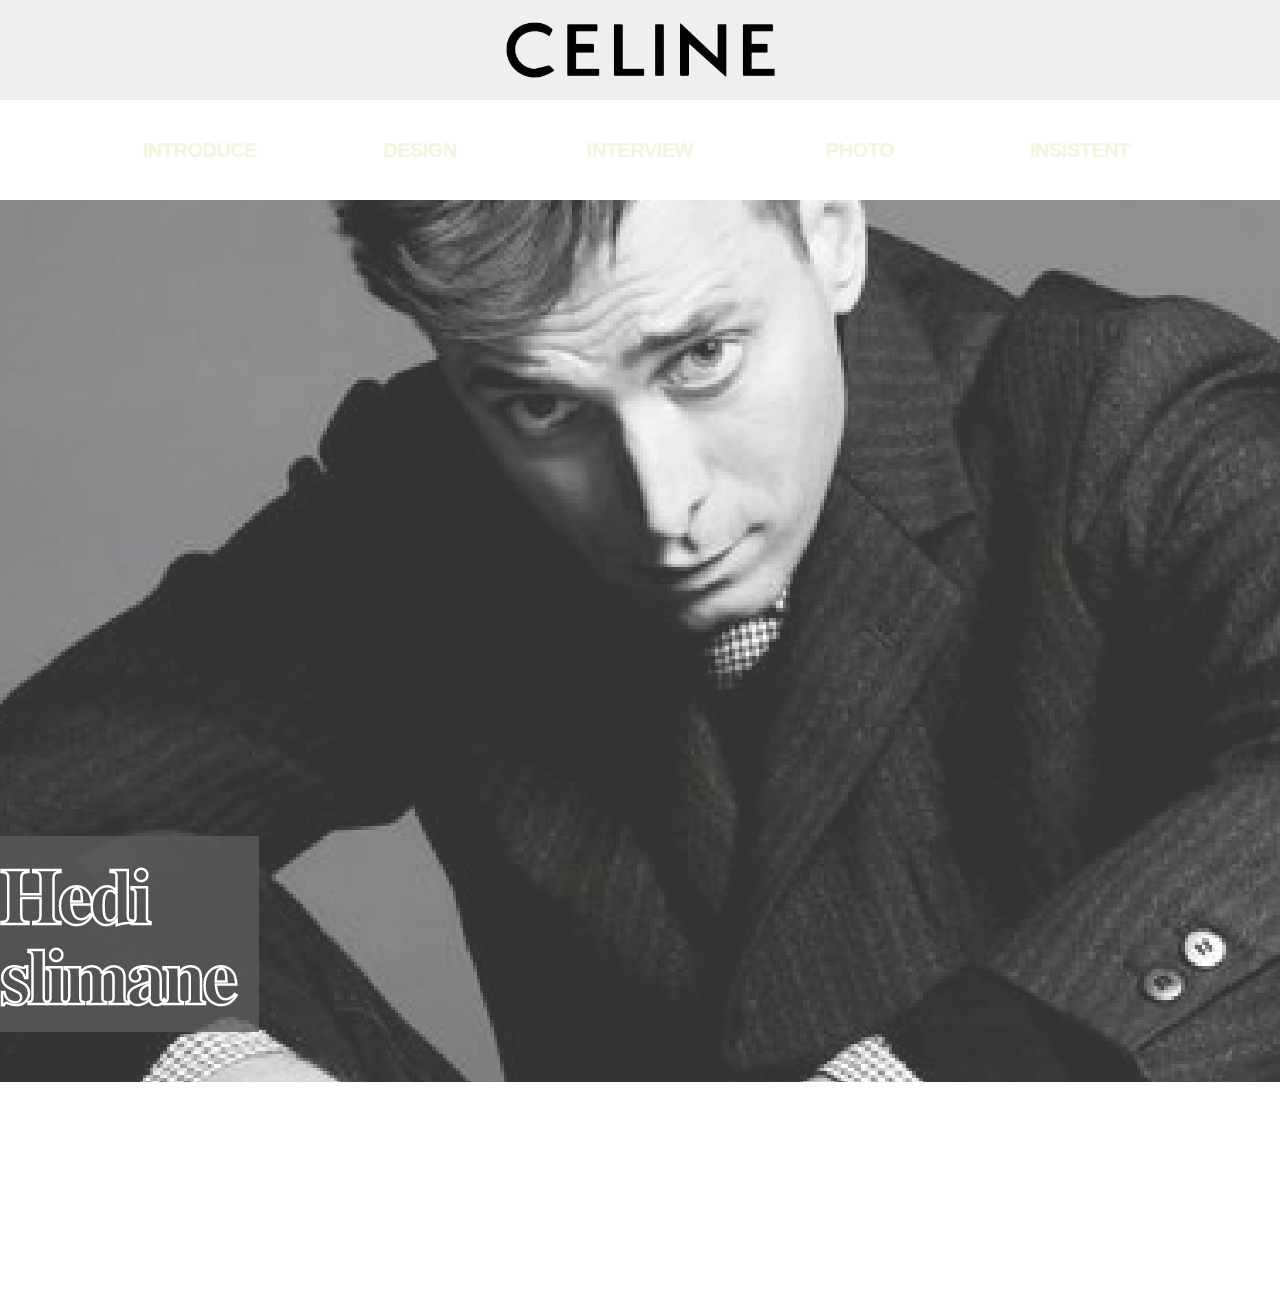
<file: index.html>
<!DOCTYPE html>
<html lang="ko">
<head>
    <meta charset="UTF-8">
    <meta name="viewport" content="width=device-width, initial-scale=1.0">
    <title>Hedi slimane</title>
    <link rel="stylesheet" href="style.css">
    <link href="https://unpkg.com/aos@2.3.1/dist/aos.css" rel="stylesheet">
</head>
<body>
    <header><img src="img/pic0.png" alt=""></header>
    <nav>
        <ul>
            <li><a href="file:///Users/limkangmin/Desktop/%E1%84%80%E1%85%AA%E1%84%8C%E1%85%A6/%E1%84%8B%E1%85%B5%E1%84%8C%E1%85%A9%E1%86%BC%E1%84%86%E1%85%B5%E1%86%AB%20%E1%84%80%E1%85%AD%E1%84%89%E1%85%AE%E1%84%82%E1%85%B5%E1%86%B7/sub1.html">INTRODUCE</a></li>
            <li><a href="file:///Users/limkangmin/Desktop/%E1%84%80%E1%85%AA%E1%84%8C%E1%85%A6/%E1%84%8B%E1%85%B5%E1%84%8C%E1%85%A9%E1%86%BC%E1%84%86%E1%85%B5%E1%86%AB%20%E1%84%80%E1%85%AD%E1%84%89%E1%85%AE%E1%84%82%E1%85%B5%E1%86%B7/sub2.html#">DESIGN</a></li>
            <li><a href="file:///Users/limkangmin/Desktop/%E1%84%80%E1%85%AA%E1%84%8C%E1%85%A6/%E1%84%8B%E1%85%B5%E1%84%8C%E1%85%A9%E1%86%BC%E1%84%86%E1%85%B5%E1%86%AB%20%E1%84%80%E1%85%AD%E1%84%89%E1%85%AE%E1%84%82%E1%85%B5%E1%86%B7/sub3.html">INTERVIEW</a></li>
            <li><a href="file:///Users/limkangmin/Desktop/%E1%84%80%E1%85%AA%E1%84%8C%E1%85%A6/%E1%84%8B%E1%85%B5%E1%84%8C%E1%85%A9%E1%86%BC%E1%84%86%E1%85%B5%E1%86%AB%20%E1%84%80%E1%85%AD%E1%84%89%E1%85%AE%E1%84%82%E1%85%B5%E1%86%B7/sub4.html#">PHOTO</a></li>
            <li><a href="file:///Users/limkangmin/Desktop/%E1%84%80%E1%85%AA%E1%84%8C%E1%85%A6/%E1%84%8B%E1%85%B5%E1%84%8C%E1%85%A9%E1%86%BC%E1%84%86%E1%85%B5%E1%86%AB%20%E1%84%80%E1%85%AD%E1%84%89%E1%85%AE%E1%84%82%E1%85%B5%E1%86%B7/sub5.html">INSISTENT</a></li>
        </ul>
    </nav>
    <section>
        <div>
            <div class="box1">
                <div class="inbox1">
                    <img src="img/pic01.png" alt="">
                </div>
                <div class="inbox2">
                    <img src="img/pic02.png" alt="">
                </div>
            
        </div>
    </section>
    <footer></footer>
</body>
<script src="https://unpkg.com/aos@2.3.1/dist/aos.js"></script>
<script>
    AOS.init();
  </script>
</html>
</file>
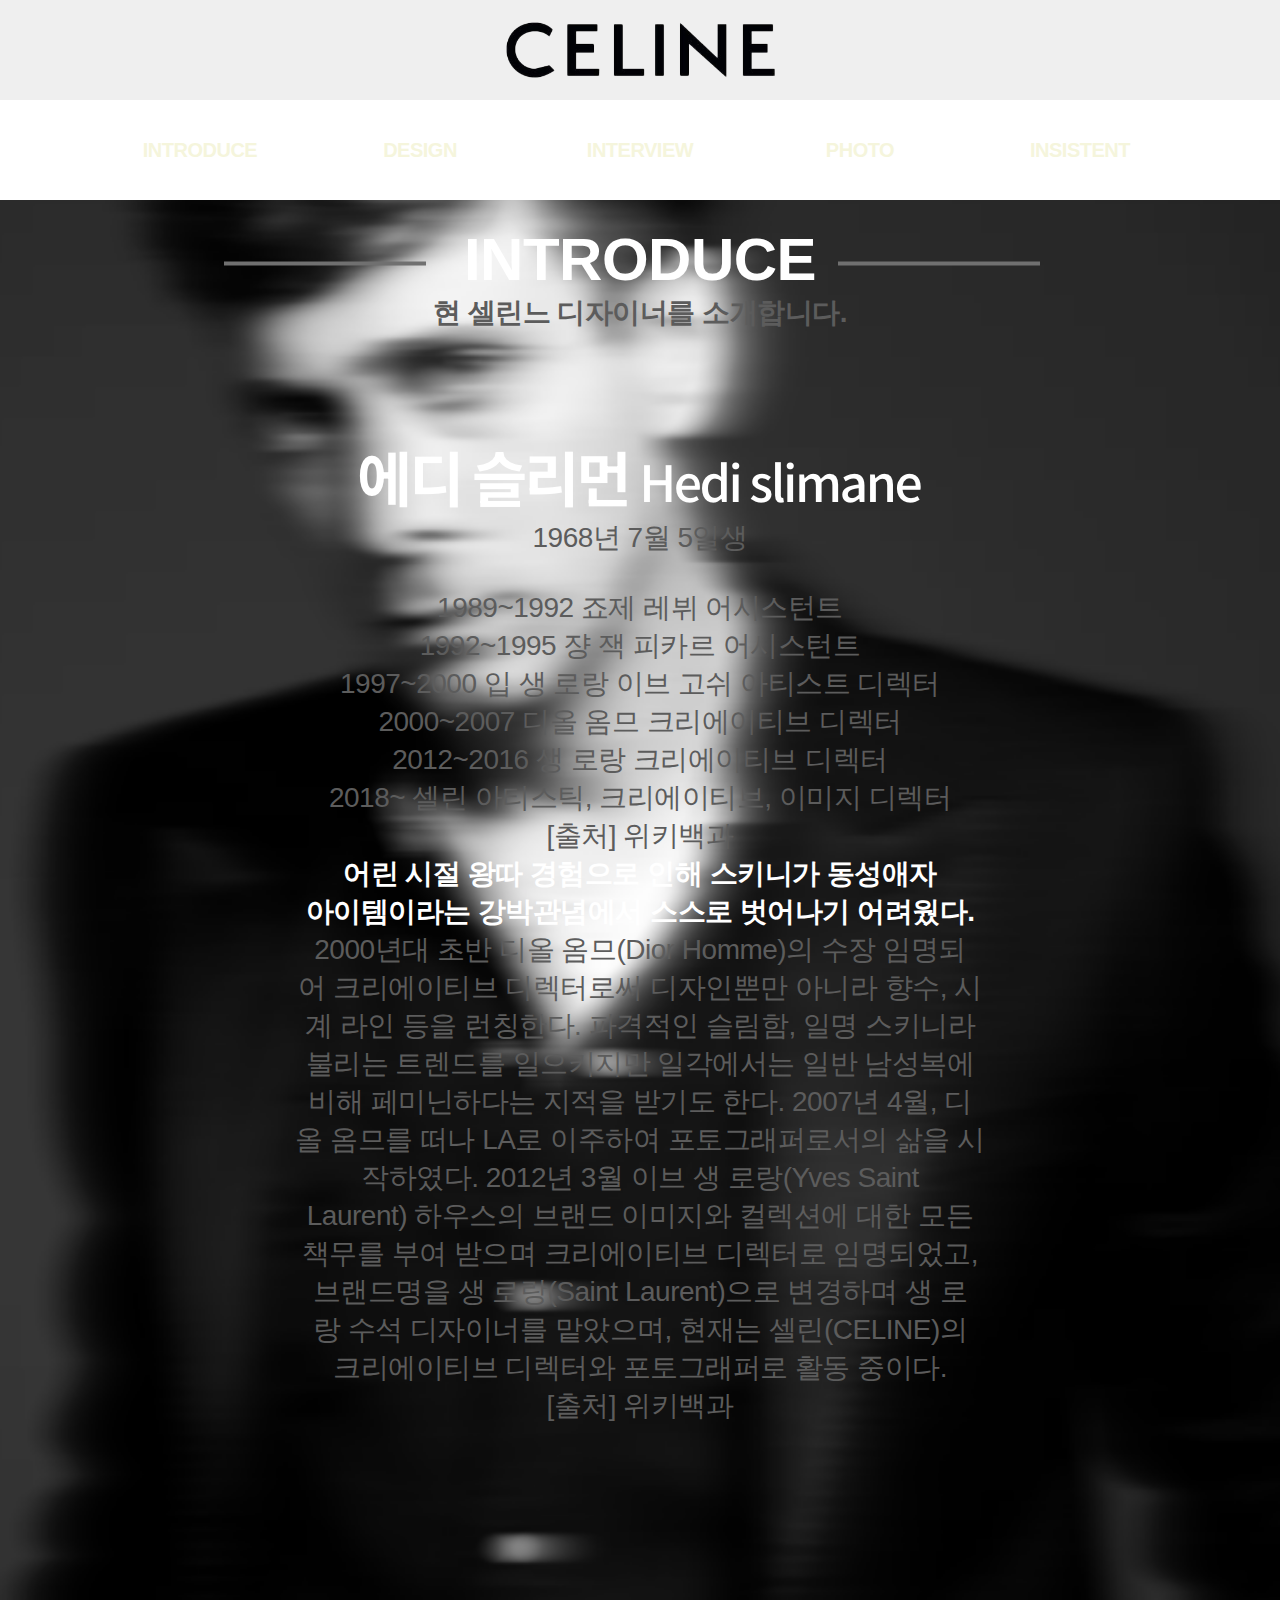
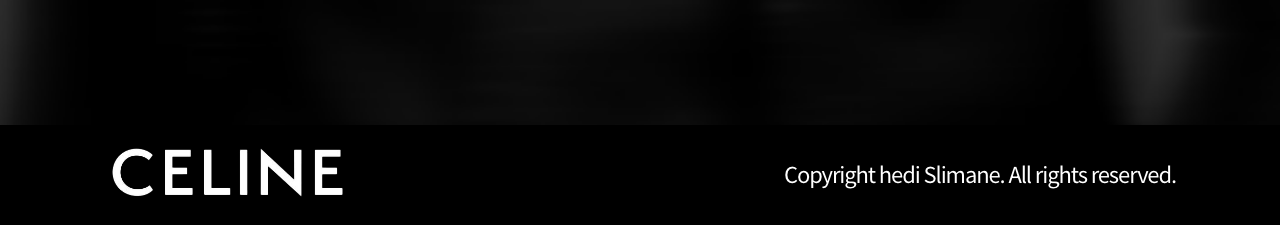
<file: sub1.html>
<!DOCTYPE html>
<html lang="ko">
<head>
    <meta charset="UTF-8">
    <meta name="viewport" content="width=device-width, initial-scale=1.0">
    <title>Hedi slimane sub1</title>
    <link rel="stylesheet" href="sub1.css">
    <link href="https://unpkg.com/aos@2.3.1/dist/aos.css" rel="stylesheet">
</head>
<body>
    <header><img src="img/pic0.png" alt=""></header>
    <nav>
        <ul>
            <li><a href="file:///Users/limkangmin/Desktop/%E1%84%80%E1%85%AA%E1%84%8C%E1%85%A6/%E1%84%8B%E1%85%B5%E1%84%8C%E1%85%A9%E1%86%BC%E1%84%86%E1%85%B5%E1%86%AB%20%E1%84%80%E1%85%AD%E1%84%89%E1%85%AE%E1%84%82%E1%85%B5%E1%86%B7/sub1.html">INTRODUCE</a></li>
            <li><a href="file:///Users/limkangmin/Desktop/%E1%84%80%E1%85%AA%E1%84%8C%E1%85%A6/%E1%84%8B%E1%85%B5%E1%84%8C%E1%85%A9%E1%86%BC%E1%84%86%E1%85%B5%E1%86%AB%20%E1%84%80%E1%85%AD%E1%84%89%E1%85%AE%E1%84%82%E1%85%B5%E1%86%B7/sub2.html#">DESIGN</a></li>
            <li><a href="file:///Users/limkangmin/Desktop/%E1%84%80%E1%85%AA%E1%84%8C%E1%85%A6/%E1%84%8B%E1%85%B5%E1%84%8C%E1%85%A9%E1%86%BC%E1%84%86%E1%85%B5%E1%86%AB%20%E1%84%80%E1%85%AD%E1%84%89%E1%85%AE%E1%84%82%E1%85%B5%E1%86%B7/sub3.html">INTERVIEW</a></li>
            <li><a href="file:///Users/limkangmin/Desktop/%E1%84%80%E1%85%AA%E1%84%8C%E1%85%A6/%E1%84%8B%E1%85%B5%E1%84%8C%E1%85%A9%E1%86%BC%E1%84%86%E1%85%B5%E1%86%AB%20%E1%84%80%E1%85%AD%E1%84%89%E1%85%AE%E1%84%82%E1%85%B5%E1%86%B7/sub4.html#">PHOTO</a></li>
            <li><a href="file:///Users/limkangmin/Desktop/%E1%84%80%E1%85%AA%E1%84%8C%E1%85%A6/%E1%84%8B%E1%85%B5%E1%84%8C%E1%85%A9%E1%86%BC%E1%84%86%E1%85%B5%E1%86%AB%20%E1%84%80%E1%85%AD%E1%84%89%E1%85%AE%E1%84%82%E1%85%B5%E1%86%B7/sub5.html">INSISTENT</a></li>
        </ul>
    </nav>
    <section>
        <div class="box2">
            <div class="inbox3">
                <img src="img/pic03.png" alt="">
            </div>
            <div class="inbox4">
                <p>INTRODUCE</p>
                <div class="inbox5">
                    <p>현 셀린느 디자이너를 소개합니다.</p>
                </div>
                <div class="inbox6">
                    <img src="img/pic04.png" alt="">
                </div>
                <div class="inbox7">
                    <p>
                        1968년 7월 5일생<br>
                        <br>
                        1989~1992 죠제 레뷔 어시스턴트<br>
                        1992~1995 쟝 잭 피카르 어시스턴트<br>
                        1997~2000 입 생 로랑 이브 고쉬 아티스트 디렉터<br>
                        2000~2007 디올 옴므 크리에이티브 디렉터<br>
                        2012~2016 생 로랑 크리에이티브 디렉터<br>
                        2018~ 셀린 아티스틱, 크리에이티브, 이미지 디렉터<br>
                        [출처] 위키백과<br>
                    </p>
                </div>
                <div class="inbox8">
                    <p>
                        어린 시절 왕따 경험으로 인해 스키니가 동성애자<br>
                        아이템이라는 강박관념에서 스스로 벗어나기 어려웠다.<br>
                    </p>
                </div>
                <div class="inbox9">
                    <p>
                        2000년대 초반 디올 옴므(Dior Homme)의 수장 임명되 <br>
                        어 크리에이티브 디렉터로써 디자인뿐만 아니라 향수, 시 <br>
                        계 라인 등을 런칭한다. 파격적인 슬림함, 일명 스키니라 <br>
                        불리는 트렌드를 일으키지만 일각에서는 일반 남성복에 <br>
                        비해 페미닌하다는 지적을 받기도 한다. 2007년 4월, 디 <br>                        
                        올 옴므를 떠나 LA로 이주하여 포토그래퍼로서의 삶을 시<br>
                        작하였다. 2012년 3월 이브 생 로랑(Yves Saint <br>
                        Laurent) 하우스의 브랜드 이미지와 컬렉션에 대한 모든 <br> 
                        책무를 부여 받으며 크리에이티브 디렉터로 임명되었고, <br>
                        브랜드명을 생 로랑(Saint Laurent)으로 변경하며 생 로 <br>
                        랑 수석 디자이너를 맡았으며, 현재는 셀린(CELINE)의 <br>
                        크리에이티브 디렉터와 포토그래퍼로 활동 중이다. <br>
                        [출처] 위키백과
            </div>
            <div class="inbox10">
                <img src="img/pic05.png" alt="">
            </div>
    
    </div>
    </section>
</body>
<script src="https://unpkg.com/aos@2.3.1/dist/aos.js"></script>
<script>
    AOS.init();
  </script>
</html>
</file>
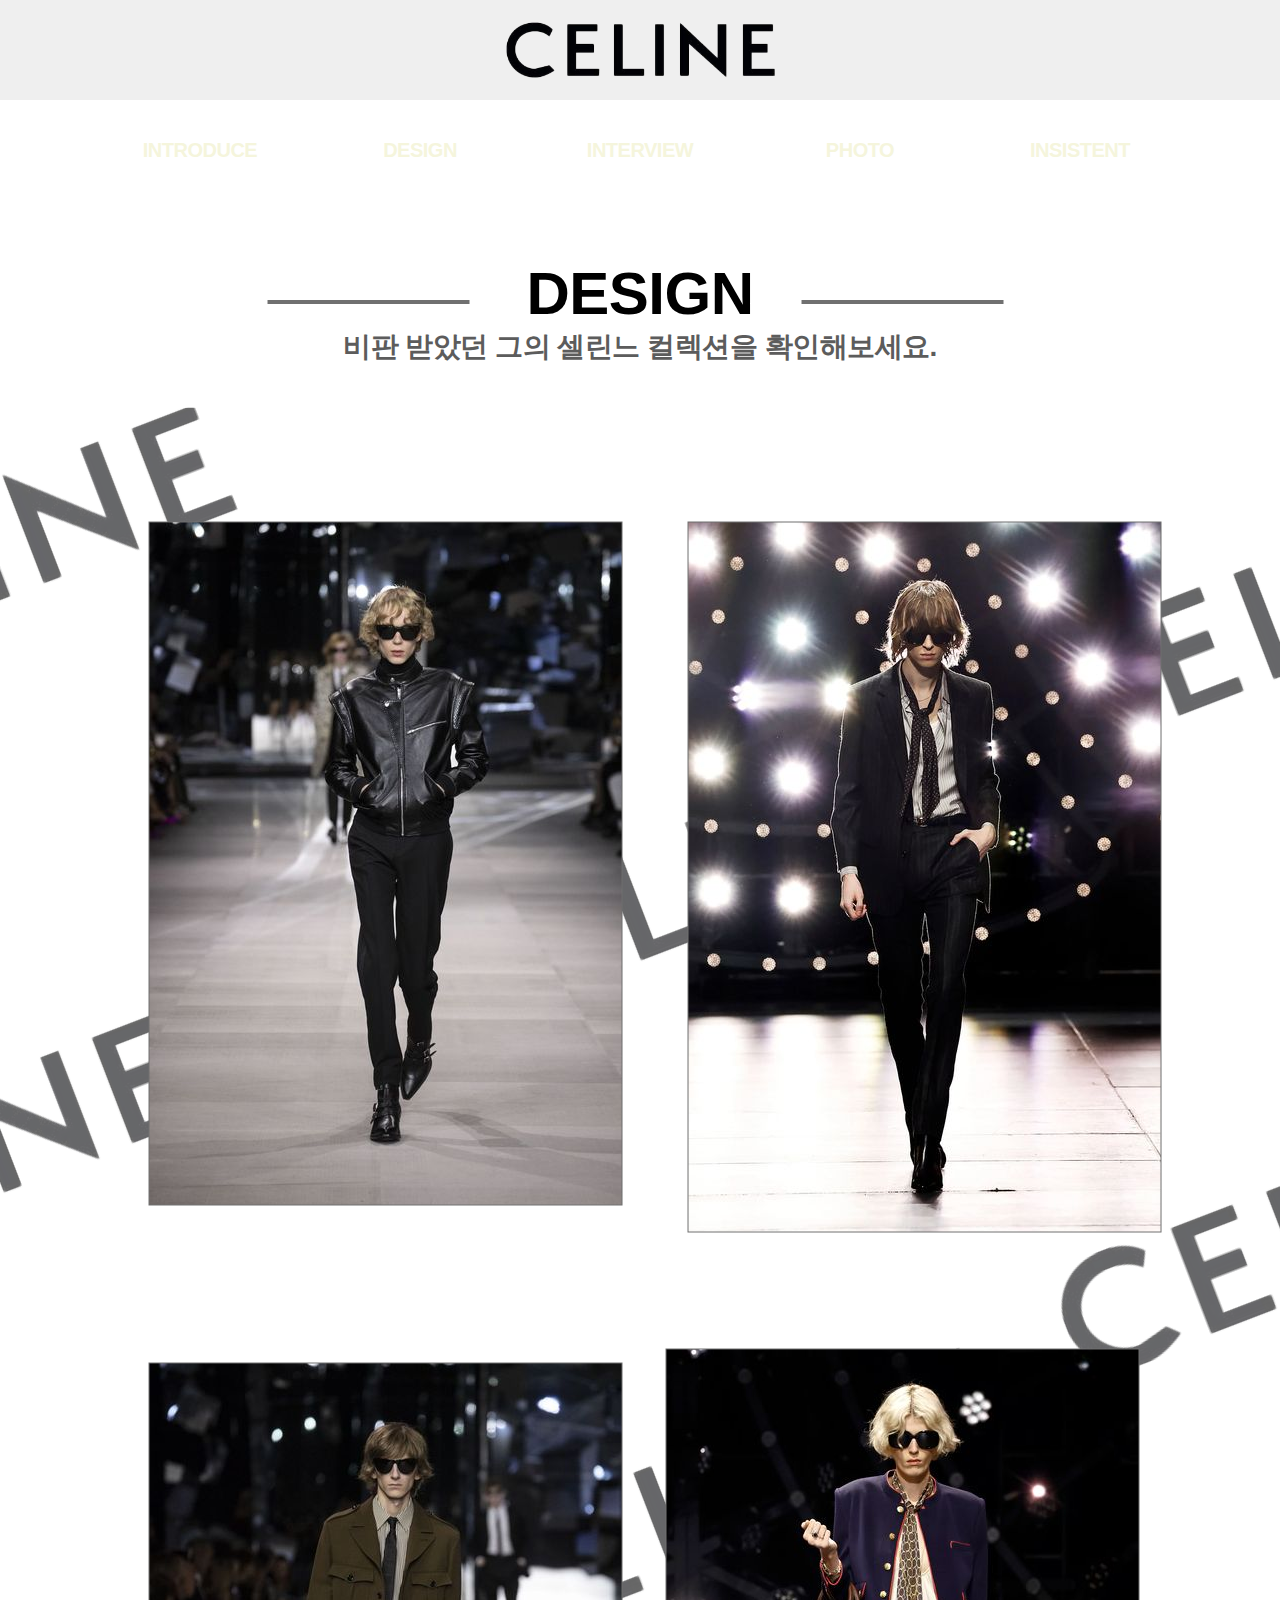
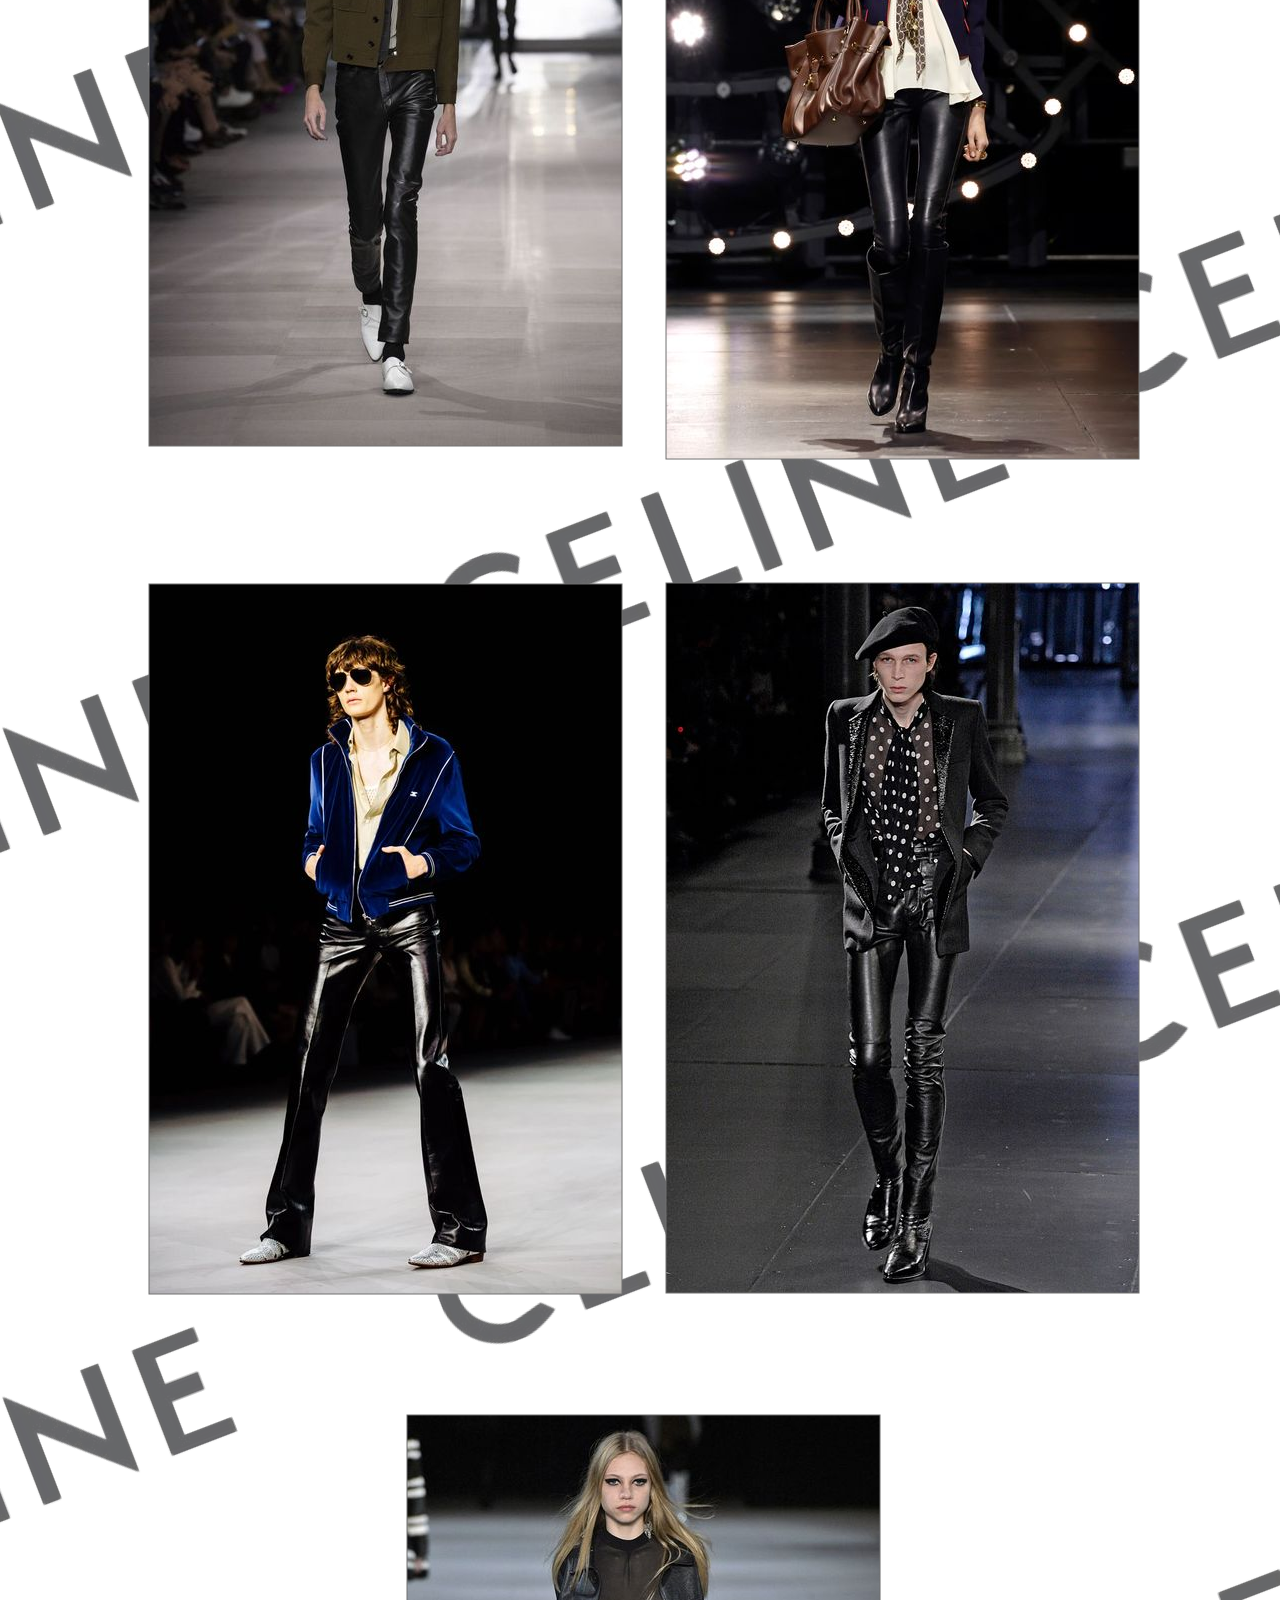
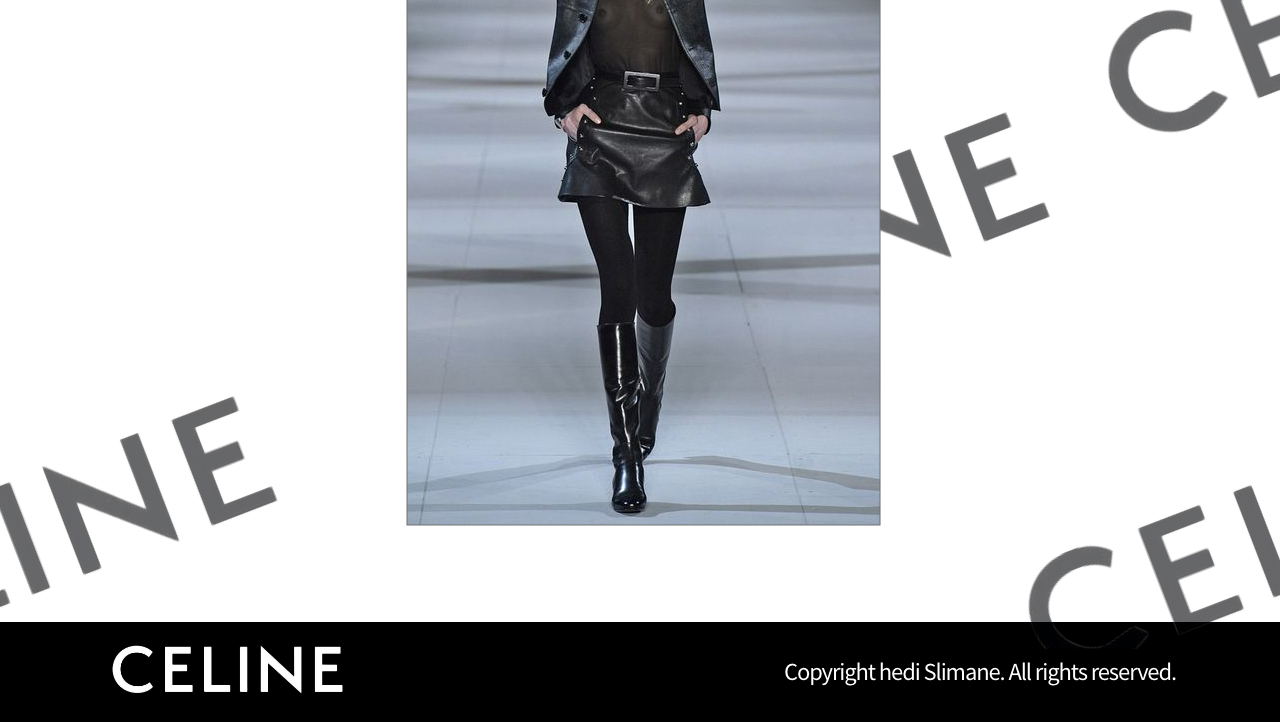
<file: sub2.html>
<!DOCTYPE html>
<html lang="ko">
<head>
    <meta charset="UTF-8">
    <meta name="viewport" content="width=device-width, initial-scale=1.0">
    <title>Hedi slimane sub2</title>
    <link rel="stylesheet" href="sub2.css">
    <link href="https://unpkg.com/aos@2.3.1/dist/aos.css" rel="stylesheet">
</head>
<body>
    <header><img src="img/pic0.png" alt=""></header>
    <nav>
        <ul>
            <li><a href="file:///Users/limkangmin/Desktop/%E1%84%80%E1%85%AA%E1%84%8C%E1%85%A6/%E1%84%8B%E1%85%B5%E1%84%8C%E1%85%A9%E1%86%BC%E1%84%86%E1%85%B5%E1%86%AB%20%E1%84%80%E1%85%AD%E1%84%89%E1%85%AE%E1%84%82%E1%85%B5%E1%86%B7/sub1.html">INTRODUCE</a></li>
            <li><a href="file:///Users/limkangmin/Desktop/%E1%84%80%E1%85%AA%E1%84%8C%E1%85%A6/%E1%84%8B%E1%85%B5%E1%84%8C%E1%85%A9%E1%86%BC%E1%84%86%E1%85%B5%E1%86%AB%20%E1%84%80%E1%85%AD%E1%84%89%E1%85%AE%E1%84%82%E1%85%B5%E1%86%B7/sub2.html#">DESIGN</a></li>
            <li><a href="file:///Users/limkangmin/Desktop/%E1%84%80%E1%85%AA%E1%84%8C%E1%85%A6/%E1%84%8B%E1%85%B5%E1%84%8C%E1%85%A9%E1%86%BC%E1%84%86%E1%85%B5%E1%86%AB%20%E1%84%80%E1%85%AD%E1%84%89%E1%85%AE%E1%84%82%E1%85%B5%E1%86%B7/sub3.html">INTERVIEW</a></li>
            <li><a href="file:///Users/limkangmin/Desktop/%E1%84%80%E1%85%AA%E1%84%8C%E1%85%A6/%E1%84%8B%E1%85%B5%E1%84%8C%E1%85%A9%E1%86%BC%E1%84%86%E1%85%B5%E1%86%AB%20%E1%84%80%E1%85%AD%E1%84%89%E1%85%AE%E1%84%82%E1%85%B5%E1%86%B7/sub4.html#">PHOTO</a></li>
            <li><a href="file:///Users/limkangmin/Desktop/%E1%84%80%E1%85%AA%E1%84%8C%E1%85%A6/%E1%84%8B%E1%85%B5%E1%84%8C%E1%85%A9%E1%86%BC%E1%84%86%E1%85%B5%E1%86%AB%20%E1%84%80%E1%85%AD%E1%84%89%E1%85%AE%E1%84%82%E1%85%B5%E1%86%B7/sub5.html">INSISTENT</a></li>
        </ul>
    </nav>
    <section>
        <div class="box3">
            <div class="inbox11">
                <img src="img/pic06.png" alt="">
            </div>
            <div class="inbox12">
                <p>DESIGN</p>
            </div>
            <div class="inbox13">
                <p>비판 받았던 그의 셀린느 컬렉션을 확인해보세요.</p>
            </div>
            <div class="inbox14">
                <img src="img/pic05.png" alt="">
            </div>
        </div>
    </section>
</body>
<script src="https://unpkg.com/aos@2.3.1/dist/aos.js"></script>
<script>
    AOS.init();
  </script>
</html>
</file>
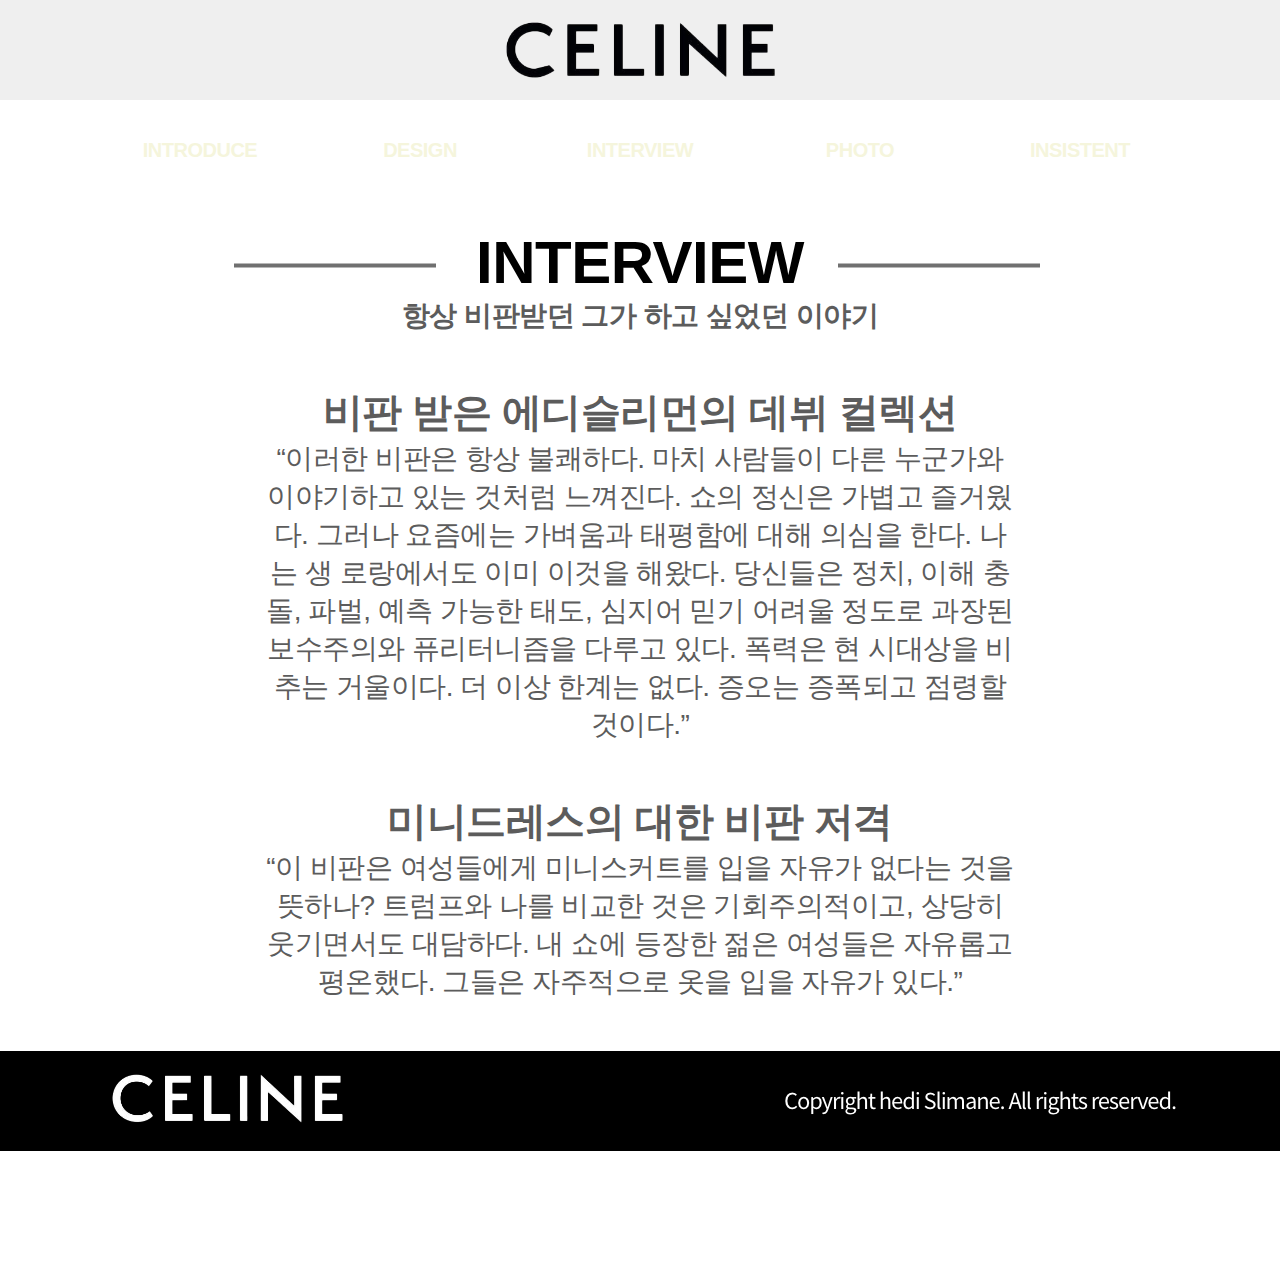
<file: sub3.html>
<!DOCTYPE html>
<html lang="ko">
<head>
    <meta charset="UTF-8">
    <meta name="viewport" content="width=device-width, initial-scale=1.0">
    <title>Hedi slimane sub3</title>
    <link rel="stylesheet" href="sub3.css">
    <link href="https://unpkg.com/aos@2.3.1/dist/aos.css" rel="stylesheet">
</head>
<body>
    <header><img src="img/pic0.png" alt=""></header>
    <nav>
        <ul>
            <li><a href="file:///Users/limkangmin/Desktop/%E1%84%80%E1%85%AA%E1%84%8C%E1%85%A6/%E1%84%8B%E1%85%B5%E1%84%8C%E1%85%A9%E1%86%BC%E1%84%86%E1%85%B5%E1%86%AB%20%E1%84%80%E1%85%AD%E1%84%89%E1%85%AE%E1%84%82%E1%85%B5%E1%86%B7/sub1.html">INTRODUCE</a></li>
            <li><a href="file:///Users/limkangmin/Desktop/%E1%84%80%E1%85%AA%E1%84%8C%E1%85%A6/%E1%84%8B%E1%85%B5%E1%84%8C%E1%85%A9%E1%86%BC%E1%84%86%E1%85%B5%E1%86%AB%20%E1%84%80%E1%85%AD%E1%84%89%E1%85%AE%E1%84%82%E1%85%B5%E1%86%B7/sub2.html#">DESIGN</a></li>
            <li><a href="file:///Users/limkangmin/Desktop/%E1%84%80%E1%85%AA%E1%84%8C%E1%85%A6/%E1%84%8B%E1%85%B5%E1%84%8C%E1%85%A9%E1%86%BC%E1%84%86%E1%85%B5%E1%86%AB%20%E1%84%80%E1%85%AD%E1%84%89%E1%85%AE%E1%84%82%E1%85%B5%E1%86%B7/sub3.html">INTERVIEW</a></li>
            <li><a href="file:///Users/limkangmin/Desktop/%E1%84%80%E1%85%AA%E1%84%8C%E1%85%A6/%E1%84%8B%E1%85%B5%E1%84%8C%E1%85%A9%E1%86%BC%E1%84%86%E1%85%B5%E1%86%AB%20%E1%84%80%E1%85%AD%E1%84%89%E1%85%AE%E1%84%82%E1%85%B5%E1%86%B7/sub4.html#">PHOTO</a></li>
            <li><a href="file:///Users/limkangmin/Desktop/%E1%84%80%E1%85%AA%E1%84%8C%E1%85%A6/%E1%84%8B%E1%85%B5%E1%84%8C%E1%85%A9%E1%86%BC%E1%84%86%E1%85%B5%E1%86%AB%20%E1%84%80%E1%85%AD%E1%84%89%E1%85%AE%E1%84%82%E1%85%B5%E1%86%B7/sub5.html">INSISTENT</a></li>
        </ul>
    </nav>
    <section>
        <div class="box4">
            <div class="inbox15">
                <img src="img/pic07.png" alt="">
            </div>
            <div class="inbox16">
                <p>INTERVIEW</p>
            </div>
            <div class="inbox17">
                <p>항상 비판받던 그가 하고 싶었던 이야기</p>
            </div>
            <div class="inbox18">
                <p>비판 받은 에디슬리먼의 데뷔 컬렉션</p>
            </div>
            <div class="inbox19">
                <p>
                    “이러한 비판은 항상 불쾌하다. 마치 사람들이 다른 누군가와 <br>
                    이야기하고 있는 것처럼 느껴진다. 쇼의 정신은 가볍고 즐거웠 <br>
                    다. 그러나 요즘에는 가벼움과 태평함에 대해 의심을 한다. 나 <br>
                    는 생 로랑에서도 이미 이것을 해왔다. 당신들은 정치, 이해 충 <br>
                    돌, 파벌, 예측 가능한 태도, 심지어 믿기 어려울 정도로 과장된 <br>
                    보수주의와 퓨리터니즘을 다루고 있다. 폭력은 현 시대상을 비<br>
                    추는 거울이다. 더 이상 한계는 없다. 증오는 증폭되고 점령할 <br>
                    것이다.”
    
                </p>
            </div>
            <div class="inbox20">
                <p>미니드레스의 대한 비판 저격</p>
            </div>
            <div class="inbox21">
                <p>
                    “이 비판은 여성들에게 미니스커트를 입을 자유가 없다는 것을 <br>
                    뜻하나? 트럼프와 나를 비교한 것은 기회주의적이고, 상당히 <br>
                    웃기면서도 대담하다. 내 쇼에 등장한 젊은 여성들은 자유롭고 <br>
                    평온했다. 그들은 자주적으로 옷을 입을 자유가 있다.” <br>
                </p>
            </div>
            <div class="inbox22">
                <img src="img/pic05.png" alt="">
            </div>
        </div>
    </section>
</body>
<script src="https://unpkg.com/aos@2.3.1/dist/aos.js"></script>
<script>
    AOS.init();
  </script>
</html>
</file>
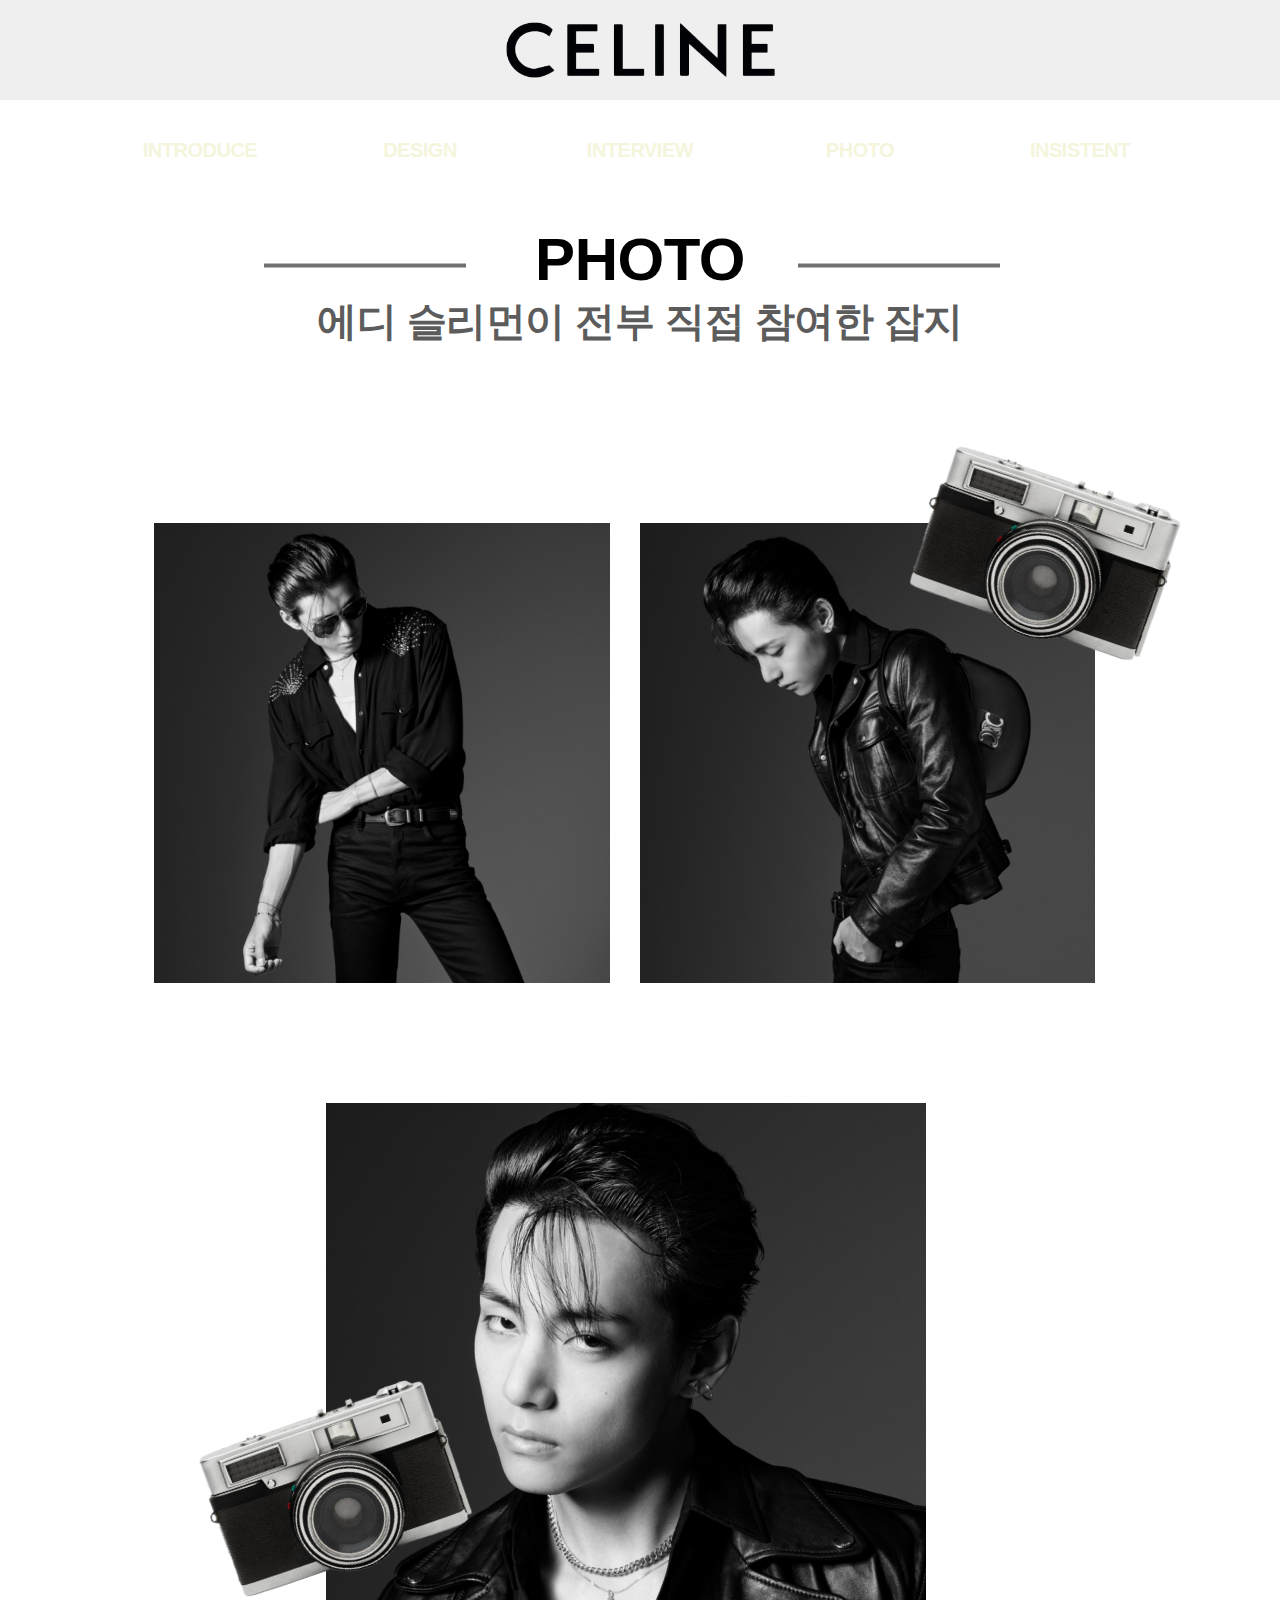
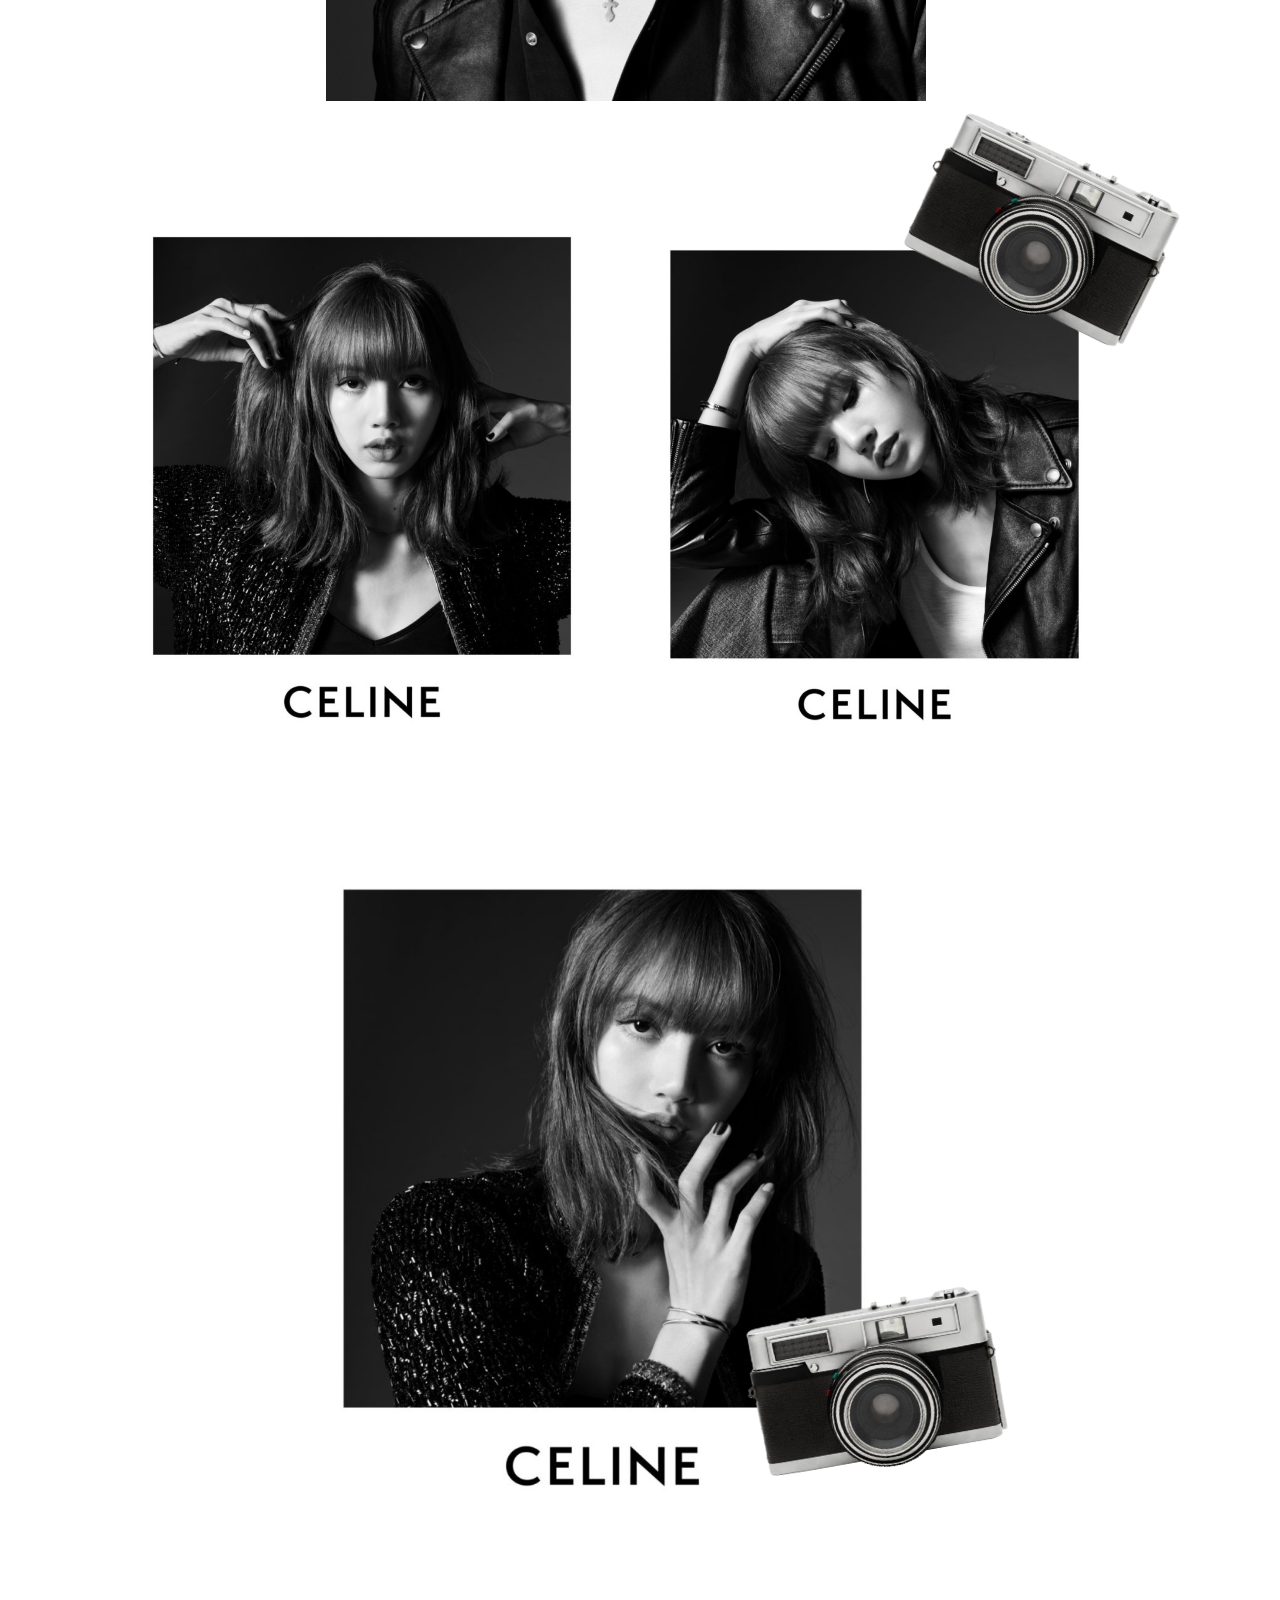
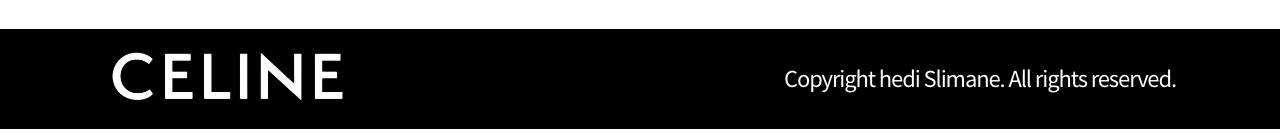
<file: sub4.html>
<!DOCTYPE html>
<html lang="ko">
<head>
    <meta charset="UTF-8">
    <meta name="viewport" content="width=device-width, initial-scale=1.0">
    <title>Hedi slimane sub4</title>
    <link rel="stylesheet" href="sub4.css">
    <link href="https://unpkg.com/aos@2.3.1/dist/aos.css" rel="stylesheet">

</head>
<body>
    <header><img src="img/pic0.png" alt=""></header>
    <nav>
        <ul>
            <li><a href="file:///Users/limkangmin/Desktop/%E1%84%80%E1%85%AA%E1%84%8C%E1%85%A6/%E1%84%8B%E1%85%B5%E1%84%8C%E1%85%A9%E1%86%BC%E1%84%86%E1%85%B5%E1%86%AB%20%E1%84%80%E1%85%AD%E1%84%89%E1%85%AE%E1%84%82%E1%85%B5%E1%86%B7/sub1.html">INTRODUCE</a></li>
            <li><a href="file:///Users/limkangmin/Desktop/%E1%84%80%E1%85%AA%E1%84%8C%E1%85%A6/%E1%84%8B%E1%85%B5%E1%84%8C%E1%85%A9%E1%86%BC%E1%84%86%E1%85%B5%E1%86%AB%20%E1%84%80%E1%85%AD%E1%84%89%E1%85%AE%E1%84%82%E1%85%B5%E1%86%B7/sub2.html#">DESIGN</a></li>
            <li><a href="file:///Users/limkangmin/Desktop/%E1%84%80%E1%85%AA%E1%84%8C%E1%85%A6/%E1%84%8B%E1%85%B5%E1%84%8C%E1%85%A9%E1%86%BC%E1%84%86%E1%85%B5%E1%86%AB%20%E1%84%80%E1%85%AD%E1%84%89%E1%85%AE%E1%84%82%E1%85%B5%E1%86%B7/sub3.html">INTERVIEW</a></li>
            <li><a href="file:///Users/limkangmin/Desktop/%E1%84%80%E1%85%AA%E1%84%8C%E1%85%A6/%E1%84%8B%E1%85%B5%E1%84%8C%E1%85%A9%E1%86%BC%E1%84%86%E1%85%B5%E1%86%AB%20%E1%84%80%E1%85%AD%E1%84%89%E1%85%AE%E1%84%82%E1%85%B5%E1%86%B7/sub4.html#">PHOTO</a></li>
            <li><a href="file:///Users/limkangmin/Desktop/%E1%84%80%E1%85%AA%E1%84%8C%E1%85%A6/%E1%84%8B%E1%85%B5%E1%84%8C%E1%85%A9%E1%86%BC%E1%84%86%E1%85%B5%E1%86%AB%20%E1%84%80%E1%85%AD%E1%84%89%E1%85%AE%E1%84%82%E1%85%B5%E1%86%B7/sub5.html">INSISTENT</a></li>
        </ul>
    </nav>
    <section>
        <div class="box5">
            <div class="inbox23">
                <img src="img/pic08.png" alt="">
            </div>
            <div class="inbox24">
                <p>PHOTO</p>
            </div>
            <div class="inbox25">
                <p>에디 슬리먼이 전부 직접 참여한 잡지</p>
            </div>
            <div class="inbox26">
                <img src="img/pic05.png" alt="">
            </div>
        </div>
    </section>
</body>
<script src="https://unpkg.com/aos@2.3.1/dist/aos.js"></script>
<script>
    AOS.init();
  </script>
</html>
</file>
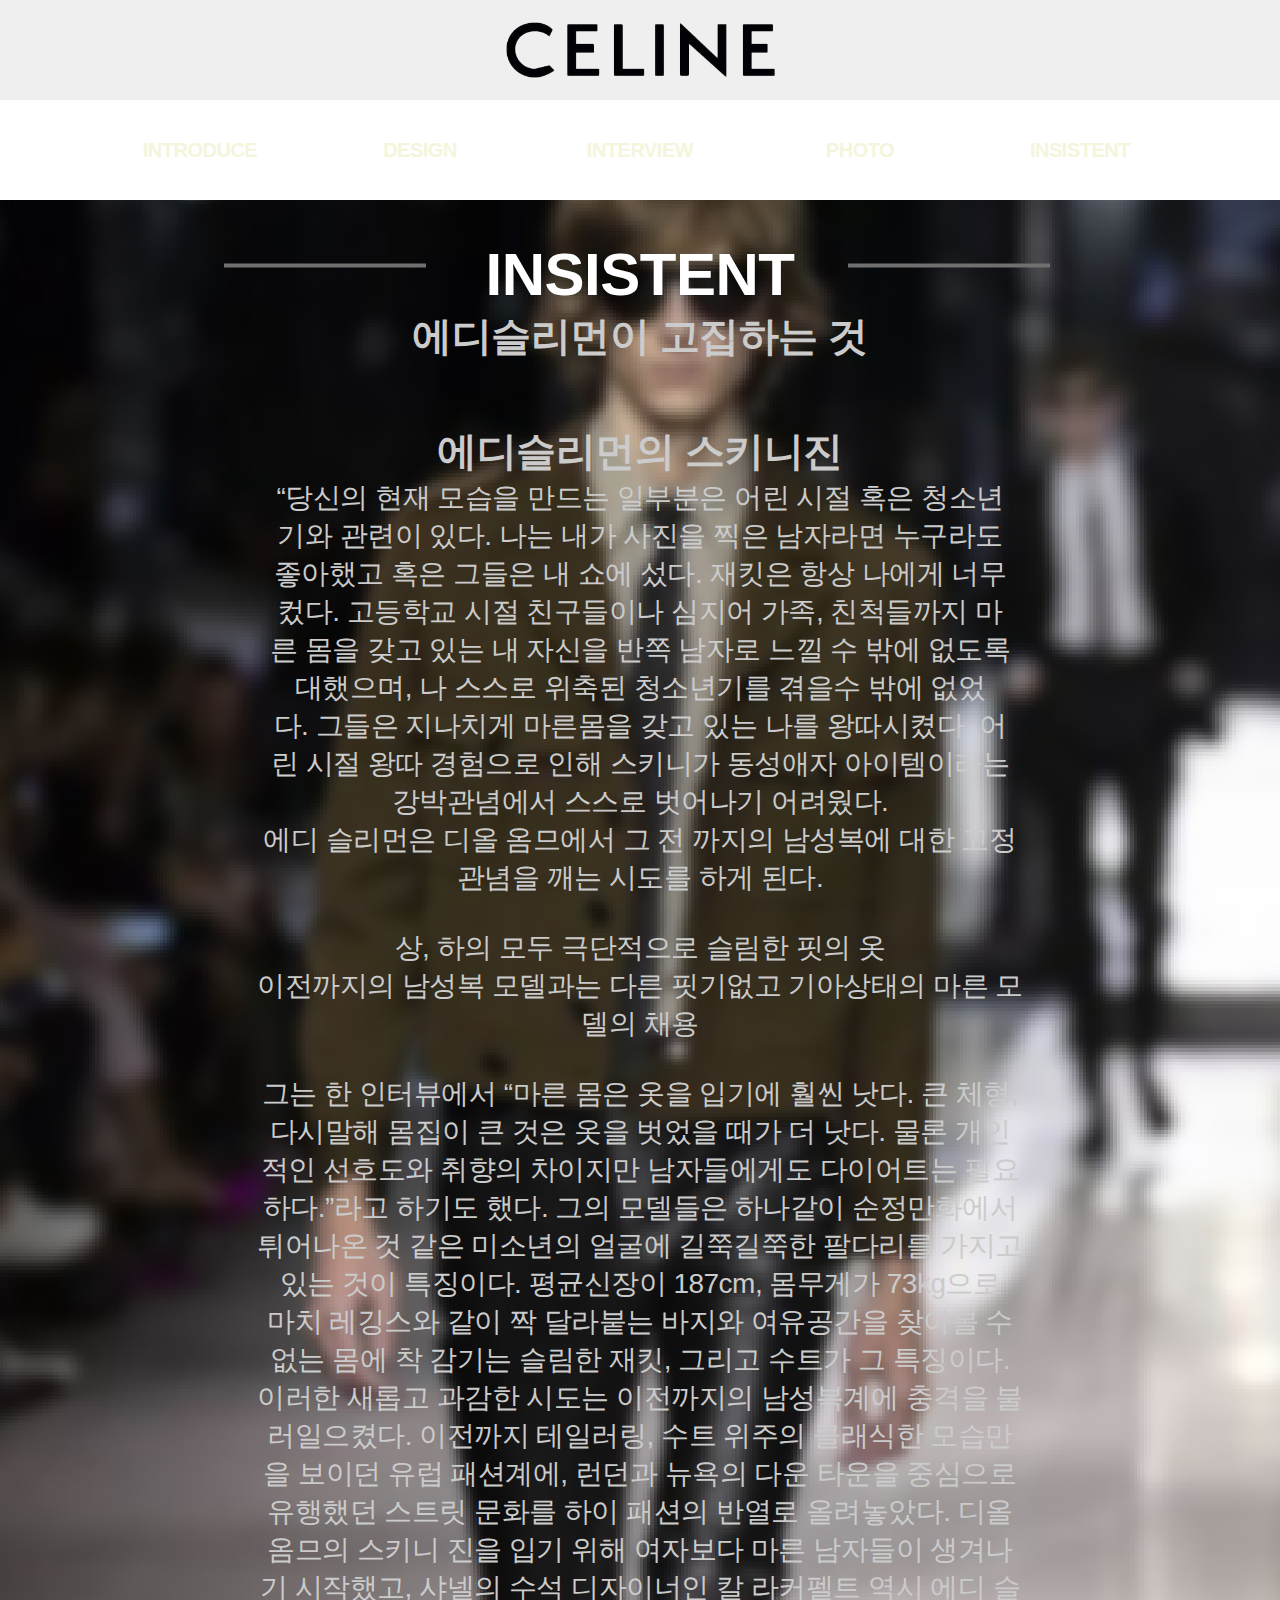
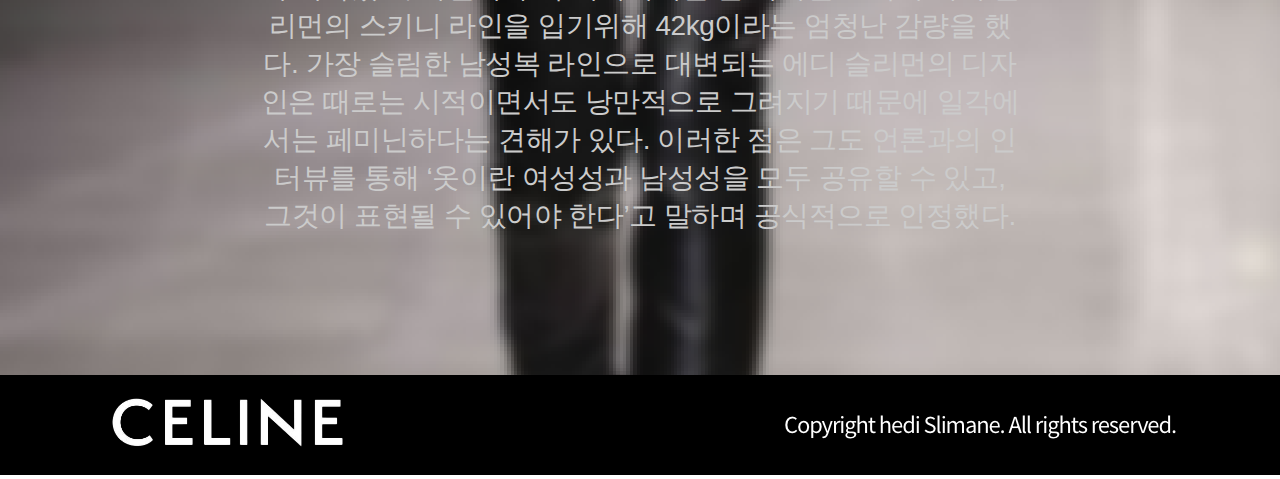
<file: sub5.html>
<!DOCTYPE html>
<html lang="ko">
<head>
    <meta charset="UTF-8">
    <meta name="viewport" content="width=device-width, initial-scale=1.0">
    <title>Hedi slimane sub5</title>
    <link rel="stylesheet" href="sub5.css">
    <link href="https://unpkg.com/aos@2.3.1/dist/aos.css" rel="stylesheet">

</head>
<body>
    <header><img src="img/pic0.png" alt=""></header>
    <nav>
        <ul>
            <li><a href="file:///Users/limkangmin/Desktop/%E1%84%80%E1%85%AA%E1%84%8C%E1%85%A6/%E1%84%8B%E1%85%B5%E1%84%8C%E1%85%A9%E1%86%BC%E1%84%86%E1%85%B5%E1%86%AB%20%E1%84%80%E1%85%AD%E1%84%89%E1%85%AE%E1%84%82%E1%85%B5%E1%86%B7/sub1.html">INTRODUCE</a></li>
            <li><a href="file:///Users/limkangmin/Desktop/%E1%84%80%E1%85%AA%E1%84%8C%E1%85%A6/%E1%84%8B%E1%85%B5%E1%84%8C%E1%85%A9%E1%86%BC%E1%84%86%E1%85%B5%E1%86%AB%20%E1%84%80%E1%85%AD%E1%84%89%E1%85%AE%E1%84%82%E1%85%B5%E1%86%B7/sub2.html#">DESIGN</a></li>
            <li><a href="file:///Users/limkangmin/Desktop/%E1%84%80%E1%85%AA%E1%84%8C%E1%85%A6/%E1%84%8B%E1%85%B5%E1%84%8C%E1%85%A9%E1%86%BC%E1%84%86%E1%85%B5%E1%86%AB%20%E1%84%80%E1%85%AD%E1%84%89%E1%85%AE%E1%84%82%E1%85%B5%E1%86%B7/sub3.html">INTERVIEW</a></li>
            <li><a href="file:///Users/limkangmin/Desktop/%E1%84%80%E1%85%AA%E1%84%8C%E1%85%A6/%E1%84%8B%E1%85%B5%E1%84%8C%E1%85%A9%E1%86%BC%E1%84%86%E1%85%B5%E1%86%AB%20%E1%84%80%E1%85%AD%E1%84%89%E1%85%AE%E1%84%82%E1%85%B5%E1%86%B7/sub4.html#">PHOTO</a></li>
            <li><a href="file:///Users/limkangmin/Desktop/%E1%84%80%E1%85%AA%E1%84%8C%E1%85%A6/%E1%84%8B%E1%85%B5%E1%84%8C%E1%85%A9%E1%86%BC%E1%84%86%E1%85%B5%E1%86%AB%20%E1%84%80%E1%85%AD%E1%84%89%E1%85%AE%E1%84%82%E1%85%B5%E1%86%B7/sub5.html">INSISTENT</a></li>
        </ul>
    </nav>
    <section>
        <div class="box6">
            <div class="inbox27">
                <img src="img/pic09.png" alt="">
            </div>
            <div class="inbox28">
                <p>INSISTENT</p>
            </div>
            <div class="inbox29">
                <p>에디슬리먼이 고집하는 것</p>
            </div>
            <div class="inbox30">
                <p>에디슬리먼의 스키니진</p>
            </div>
            <div class="inbox31">
                <p>
                    “당신의 현재 모습을 만드는 일부분은 어린 시절 혹은 청소년<br>
                    기와 관련이 있다. 나는 내가 사진을 찍은 남자라면 누구라도 <br>
                    좋아했고 혹은 그들은 내 쇼에 섰다. 재킷은 항상 나에게 너무 <br>
                    컸다. 고등학교 시절 친구들이나 심지어 가족, 친척들까지 마<br>
                    른 몸을 갖고 있는 내 자신을 반쪽 남자로 느낄 수 밖에 없도록 <br>
                    대했으며, 나 스스로 위축된 청소년기를 겪을수 밖에 없었<br>
                    다. 그들은 지나치게 마른몸을 갖고 있는 나를 왕따시켰다. 어<br>
                    린 시절 왕따 경험으로 인해 스키니가 동성애자 아이템이라는 <br>
                    강박관념에서 스스로 벗어나기 어려웠다. <br>
                    에디 슬리먼은 디올 옴므에서 그 전 까지의 남성복에 대한 고정 <br>
                    관념을 깨는 시도를 하게 된다. <br>
                    <br>
                        상, 하의 모두 극단적으로 슬림한 핏의 옷<br>
                    이전까지의 남성복 모델과는 다른 핏기없고 기아상태의 마른 모<br>
                    델의 채용<br>
                    <br>
                    그는 한 인터뷰에서 “마른 몸은 옷을 입기에 훨씬 낫다. 큰 체형, <br> 
                    다시말해 몸집이 큰 것은 옷을 벗었을 때가 더 낫다. 물론 개인<br>
                    적인 선호도와 취향의 차이지만 남자들에게도 다이어트는 필요<br>
                    하다.”라고 하기도 했다. 그의 모델들은 하나같이 순정만화에서 <br>
                    튀어나온 것 같은 미소년의 얼굴에 길쭉길쭉한 팔다리를 가지고 <br>
                    있는 것이 특징이다. 평균신장이 187cm, 몸무게가 73kg으로 <br>
                    마치 레깅스와 같이 짝 달라붙는 바지와 여유공간을 찾아볼 수 <br>
                    없는 몸에 착 감기는 슬림한 재킷, 그리고 수트가 그 특징이다. <br>
                    이러한 새롭고 과감한 시도는 이전까지의 남성복계에 충격을 불<br>
                    러일으켰다. 이전까지 테일러링, 수트 위주의 클래식한 모습만<br>
                    을 보이던 유럽 패션계에, 런던과 뉴욕의 다운 타운을 중심으로 <br>
                    유행했던 스트릿 문화를 하이 패션의 반열로 올려놓았다. 디올 <br>
                    옴므의 스키니 진을 입기 위해 여자보다 마른 남자들이 생겨나<br>
                    기 시작했고, 샤넬의 수석 디자이너인 칼 라커펠트 역시 에디 슬<br>
                    리먼의 스키니 라인을 입기위해 42kg이라는 엄청난 감량을 했<br>
                    다. 가장 슬림한 남성복 라인으로 대변되는 에디 슬리먼의 디자<br>
                    인은 때로는 시적이면서도 낭만적으로 그려지기 때문에 일각에<br>
                    서는 페미닌하다는 견해가 있다. 이러한 점은 그도 언론과의 인<br>
                    터뷰를 통해 ‘옷이란 여성성과 남성성을 모두 공유할 수 있고, <br>
                    그것이 표현될 수 있어야 한다’고 말하며 공식적으로 인정했다. <br>
                </p>
            </div>
            <div class="inbox32">
                <img src="img/pic05.png" alt="">
            </div>
        </div>
    </section>
</body>
<script src="https://unpkg.com/aos@2.3.1/dist/aos.js"></script>
<script>
    AOS.init();
  </script>
</html>
</file>
<file: style.css>
*{
    margin: 0;
    padding: 0;
    list-style-type: none;
    text-decoration: none;
}
a:link{color: beige;}
a:hover{background-color: #F0F0F0;}
a:active{color: beige;}
a:visited{color: black}
header{
    height: 100px;
    background-color: #EFEFEF; 
    display: flex;
    justify-content: center;
    align-items: center;
}
nav{
    height: 100px; 
    display: flex;
    justify-content: center;
    align-items: center;
}
nav ul{
    width: 1100px;
    display: flex;
    justify-content: space-between;
}
nav ul li{}
nav ul li a{
    display: block;
    width: 220px;
    text-align: center;
    font-family: 'PT Sans Caption', sans-serif;
    color: black;
    font-weight: 700;
    font-style: normal;
    font-size: 20px;
    letter-spacing: -0.5px;
}
section{
    height: 895px;
    display: flex;
    justify-content: center;
}
section div{}
.inbox2{
    display: flex;
    margin-left: 300px;
    margin-top: -250px;
}

footer{height: 208px;}
</file>
<file: sub1.css>
*{
    margin: 0;
    padding: 0;
    list-style-type: none;
    text-decoration: none;
}
a:link{color: beige;}
a:hover{background-color: #F0F0F0;}
a:active{color: beige;}
a:visited{color: black}
header{
    height: 100px;
    background-color: #EFEFEF; 
    display: flex;
    justify-content: center;
    align-items: center;
}
nav{
    height: 100px; 
    display: flex;
    justify-content: center;
    align-items: center;
}
nav ul{
    width: 1100px;
    display: flex;
    justify-content: space-between;
}
nav ul li a{
    display: block;
    width: 220px;
    text-align: center;
    font-family: 'PT Sans Caption', sans-serif;
    color: black;
    font-weight: 700;
    font-style: normal;
    font-size: 20px;
    letter-spacing: -0.5px;
}
section{
    display: flex;
    justify-content: center;
}
.inbox3{
    display: flex;
    justify-content: center;
    align-items: center;
}
.inbox4{
    display: block;
    font-family: 'PT Sans Caption', sans-serif;
    color: black;
    font-weight: 700;
    font-style: normal;
    font-size: 60px;
    letter-spacing: -0.5px;
    text-align: center;
    color: white;
    margin-top: -81.5%;
}
.inbox5{
    display: block;
    font-family: 'PT Sans Caption', sans-serif;
    color: black;
    font-weight: 700;
    font-style: normal;
    font-size: 28px;
    letter-spacing: -0.5px;
    text-align: center;
    color: #5C5C5C;
}
.inbox6{
    display: flex;
    justify-content: center;
    margin-top: 100px;
}
.inbox7{
    display: block;
    font-family: 'PT Sans Caption', sans-serif;
    font-weight: 400;
    font-style: normal;
    font-size: 28px;
    letter-spacing: -0.5px;
    text-align: center;
    color: #5C5C5C;
}
.inbox8{
    display: block;
    font-family: 'PT Sans Caption', sans-serif;
    font-weight: 700;
    font-style: normal;
    font-size: 28px;
    letter-spacing: -0.5px;
    text-align: center;
    color: white;
}
.inbox9{
    display: block;
    font-family: 'PT Sans Caption', sans-serif;
    font-weight: 400;
    font-style: normal;
    font-size: 28px;
    letter-spacing: -0.5px;
    text-align: center;
    color: #5C5C5C;;
}
.inbox10{
    display: flex;
    justify-content: center;
    margin-top: 300px;
}
</file>
<file: sub2.css>
*{
    margin: 0;
    padding: 0;
    list-style-type: none;
    text-decoration: none;
}
a:link{color: beige;}
a:hover{background-color: #F0F0F0;}
a:active{color: beige;}
a:visited{color: black}
header{
    height: 100px;
    background-color: #EFEFEF; 
    display: flex;
    justify-content: center;
    align-items: center;
}
nav{
    height: 100px; 
    display: flex;
    justify-content: center;
    align-items: center;
}
nav ul{
    width: 1100px;
    display: flex;
    justify-content: space-between;
}
nav ul li a{
    display: block;
    width: 220px;
    text-align: center;
    font-family: 'PT Sans Caption', sans-serif;
    color: black;
    font-weight: 700;
    font-style: normal;
    font-size: 20px;
    letter-spacing: -0.5px;
}
section{
    display: flex;
    justify-content: center;
}
.box3{
    position: absolute;
}
.inbox11{
    display: flex;
    position: relative;
    justify-content: center;
    align-items: center;
    margin-top: 100px;
}
.inbox12{
    display: block;
    font-family: 'PT Sans Caption', sans-serif;
    color: black;
    font-weight: 700;
    font-style: normal;
    font-size: 60px;
    letter-spacing: -0.5px;
    text-align: center;
    color: black;
    margin-top: -187%;
}
.inbox13{
    display: block;
    font-family: 'PT Sans Caption', sans-serif;
    font-weight: 700;
    font-style: normal;
    font-size: 28px;
    letter-spacing: -0.5px;
    text-align: center;
    color: #5C5C5C;
}
.inbox14{
    display: flex;
    justify-content: center;
    margin-top: 180%;
}
</file>
<file: sub3.css>
*{
    margin: 0;
    padding: 0;
    list-style-type: none;
    text-decoration: none;
}
a:link{color: beige;}
a:hover{background-color: #F0F0F0;}
a:active{color: beige;}
a:visited{color: black}
header{
    height: 100px;
    background-color: #EFEFEF; 
    display: flex;
    justify-content: center;
    align-items: center;
}
nav{
    height: 100px; 
    display: flex;
    justify-content: center;
    align-items: center;
}
nav ul{
    width: 1100px;
    display: flex;
    justify-content: space-between;
}
nav ul li a{
    display: block;
    width: 220px;
    text-align: center;
    font-family: 'PT Sans Caption', sans-serif;
    color: black;
    font-weight: 700;
    font-style: normal;
    font-size: 20px;
    letter-spacing: -0.5px;
}
section{
    display: flex;
    justify-content: center;
}
.inbox16{
    display: block;
    font-family: 'PT Sans Caption', sans-serif;
    color: black;
    font-weight: 700;
    font-style: normal;
    font-size: 60px;
    letter-spacing: -0.5px;
    text-align: center;
    margin-top: -55%;

}
.inbox17{
    display: block;
    font-family: 'PT Sans Caption', sans-serif;
    color: black;
    font-weight: 700;
    font-style: normal;
    font-size: 28px;
    letter-spacing: -0.5px;
    text-align: center;
    color: #5C5C5C;
}
.inbox18{
    display: block;
    font-family: 'PT Sans Caption', sans-serif;
    color: black;
    font-weight: 700;
    font-style: normal;
    font-size: 40px;
    letter-spacing: -0.5px;
    text-align: center;
    color: #5C5C5C;
    margin-top: 50px;
}
.inbox19{
    display: block;
    font-family: 'PT Sans Caption', sans-serif;
    font-weight: 400;
    font-style: normal;
    font-size: 28px;
    letter-spacing: -0.5px;
    text-align: center;
    color: #5C5C5C;
}
.inbox20{
    display: block;
    font-family: 'PT Sans Caption', sans-serif;
    font-weight: 700;
    font-style: normal;
    font-size: 40px;
    letter-spacing: -0.5px;
    text-align: center;
    color: #5C5C5C;
    margin-top: 50px;
}
.inbox21{
    display: block;
    font-family: 'PT Sans Caption', sans-serif;
    font-weight: 400;
    font-style: normal;
    font-size: 28px;
    letter-spacing: -0.5px;
    text-align: center;
    color: #5C5C5C;
}
.inbox22{
    margin-top: 50px;
}
</file>
<file: sub4.css>
*{
    margin: 0;
    padding: 0;
    list-style-type: none;
    text-decoration: none;
}
a:link{color: beige;}
a:hover{background-color: #F0F0F0;}
a:active{color: beige;}
a:visited{color: black}
header{
    height: 100px;
    background-color: #EFEFEF; 
    display: flex;
    justify-content: center;
    align-items: center;
}
nav{
    height: 100px; 
    display: flex;
    justify-content: center;
    align-items: center;
}
nav ul{
    width: 1100px;
    display: flex;
    justify-content: space-between;
}
nav ul li a{
    display: block;
    width: 220px;
    text-align: center;
    font-family: 'PT Sans Caption', sans-serif;
    color: black;
    font-weight: 700;
    font-style: normal;
    font-size: 20px;
    letter-spacing: -0.5px;
}
section{
    display: flex;
    justify-content: center;
}
.inbox24{
    display: block;
    font-family: 'PT Sans Caption', sans-serif;
    color: black;
    font-weight: 700;
    font-style: normal;
    font-size: 60px;
    letter-spacing: -0.5px;
    text-align: center;
    margin-top: -158%;
}
.inbox25{
    display: block;
    font-family: 'PT Sans Caption', sans-serif;
    color: black;
    font-weight: 700;
    font-style: normal;
    font-size: 40px;
    letter-spacing: -0.5px;
    text-align: center;
    color: #5C5C5C;
}
.inbox26{
    margin-top: 150%;
}
</file>
<file: sub5.css>
*{
    margin: 0;
    padding: 0;
    list-style-type: none;
    text-decoration: none;
}
a:link{color: beige;}
a:hover{background-color: #F0F0F0;}
a:active{color: beige;}
a:visited{color: black}
header{
    height: 100px;
    background-color: #EFEFEF; 
    display: flex;
    justify-content: center;
    align-items: center;
}
nav{
    height: 100px; 
    display: flex;
    justify-content: center;
    align-items: center;
}
nav ul{
    width: 1100px;
    display: flex;
    justify-content: space-between;
}
nav ul li a{
    display: block;
    width: 220px;
    text-align: center;
    font-family: 'PT Sans Caption', sans-serif;
    color: black;
    font-weight: 700;
    font-style: normal;
    font-size: 20px;
    letter-spacing: -0.5px;
}
section{
    display: flex;
    justify-content: center;
}
.inbox28{
    display: block;
    font-family: 'PT Sans Caption', sans-serif;
    color: white;
    font-weight: 700;
    font-style: normal;
    font-size: 60px;
    letter-spacing: -0.5px;
    text-align: center;
    margin-top: -94%;
}
.inbox29{
    display: block;
    font-family: 'PT Sans Caption', sans-serif;
    color: black;
    font-weight: 700;
    font-style: normal;
    font-size: 40px;
    letter-spacing: -0.5px;
    text-align: center;
    color: #CBCBCB;
}
.inbox30{
    display: block;
    font-family: 'PT Sans Caption', sans-serif;
    color: black;
    font-weight: 700;
    font-style: normal;
    font-size: 40px;
    letter-spacing: -0.5px;
    text-align: center;
    color: #CBCBCB;
    margin-top: 60px;
}
.inbox31{
    display: block;
    font-family: 'PT Sans Caption', sans-serif;
    font-weight: 400;
    font-style: normal;
    font-size: 28px;
    letter-spacing: -0.5px;
    text-align: center;
    color: #CBCBCB;

}
.inbox32{
    margin-top: 140px;
}
</file>
